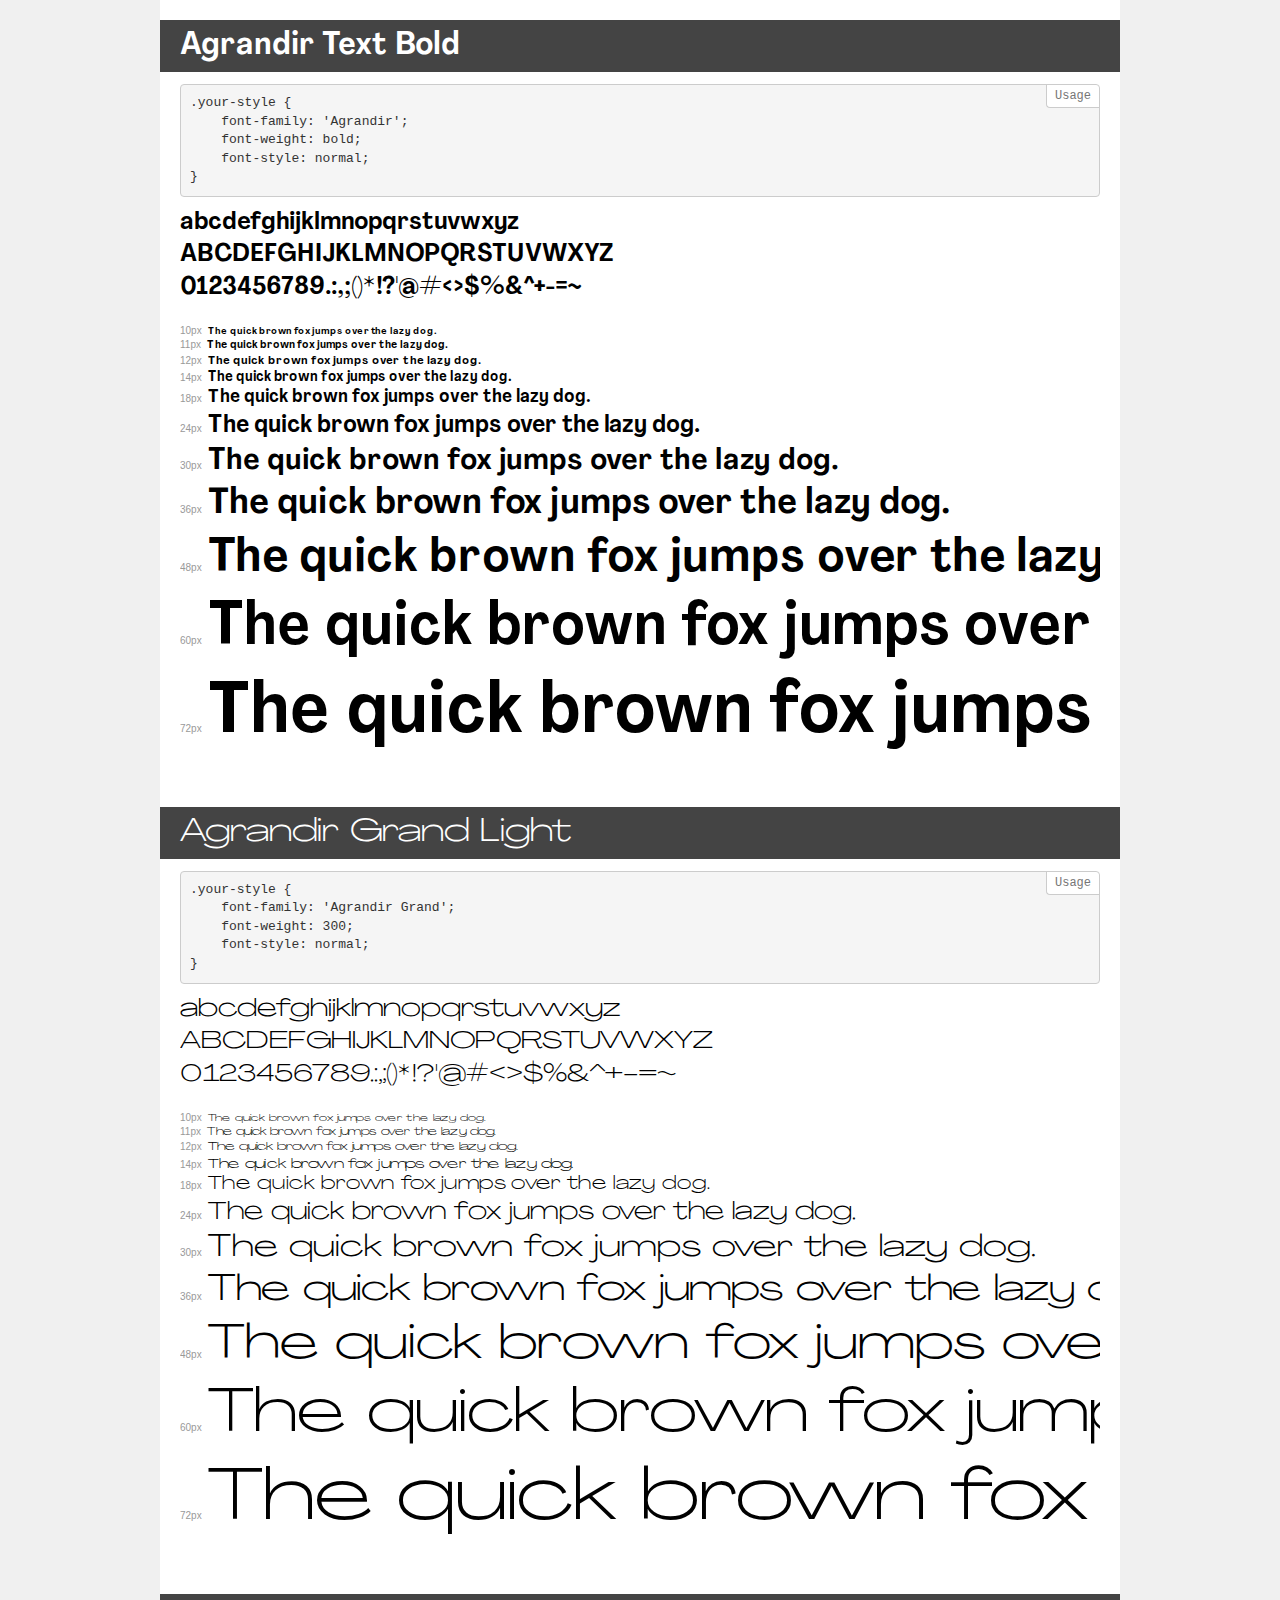
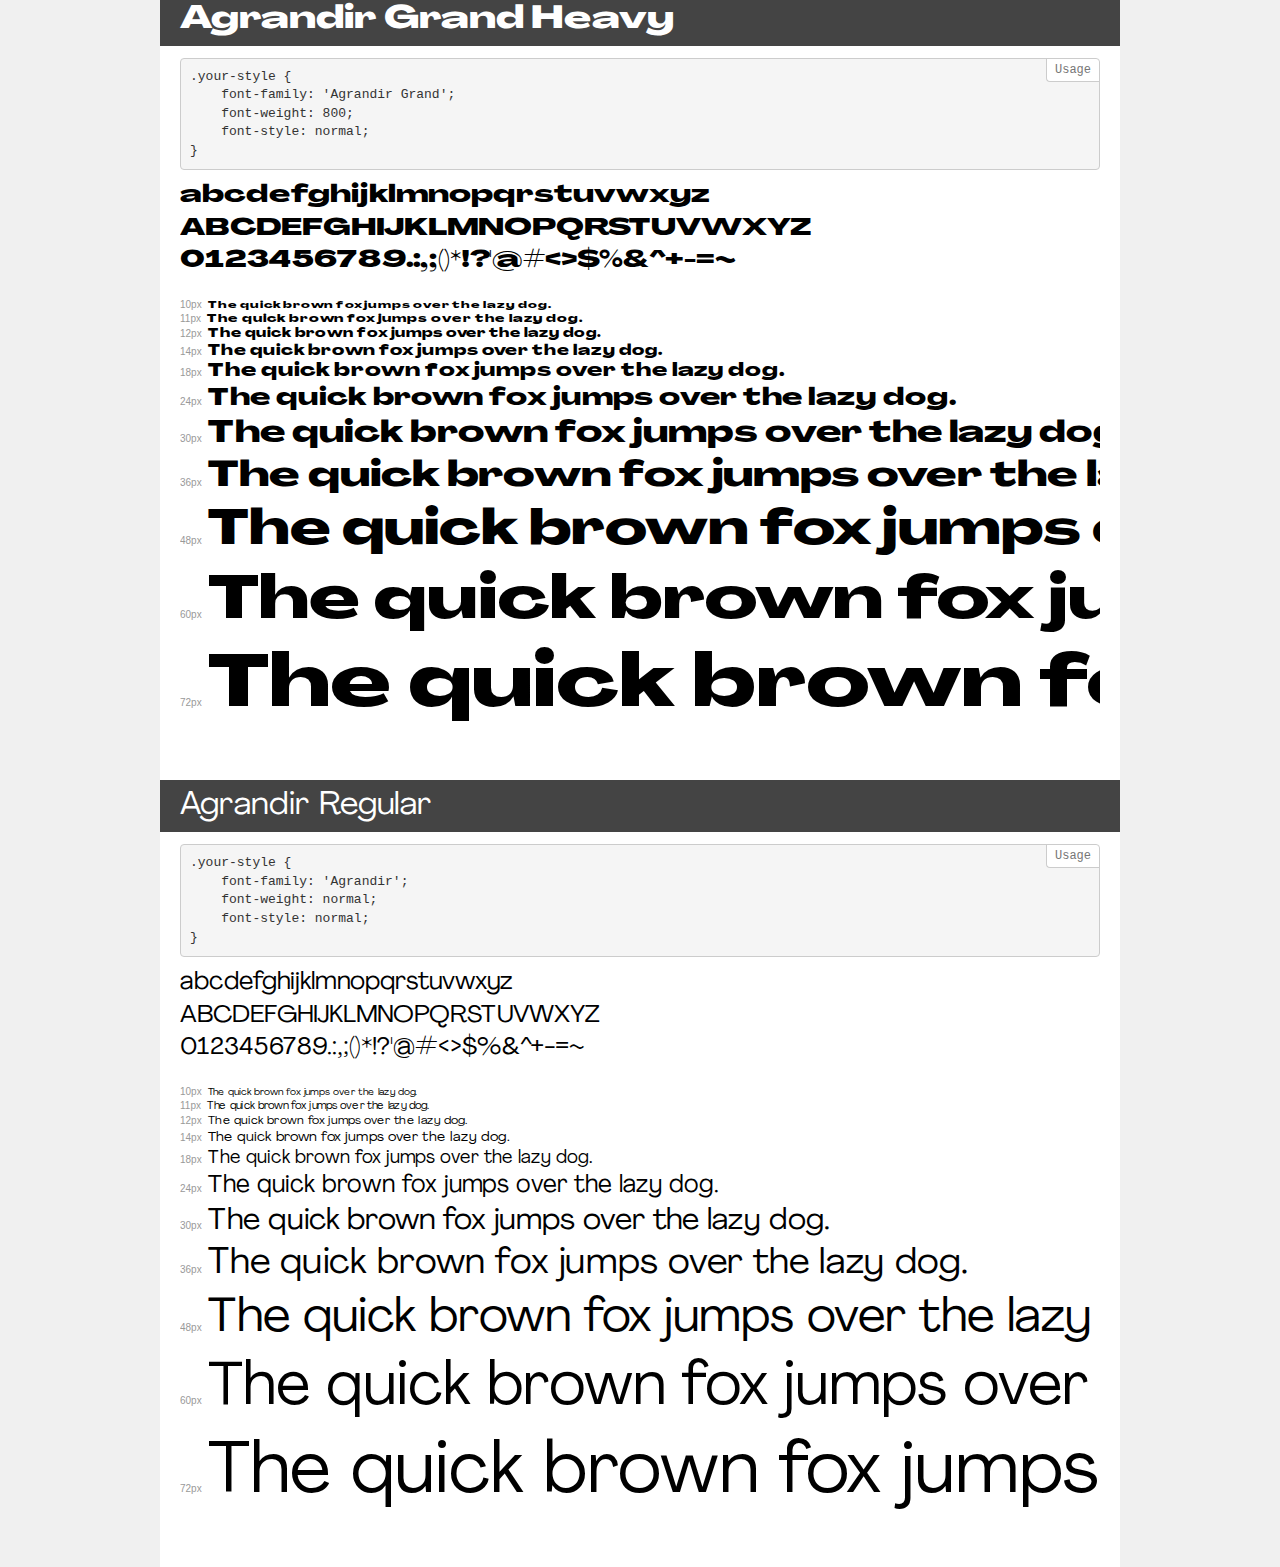
<file: fonts/demo.html>
<!DOCTYPE html>
<html lang="en">
<head>
    <meta charset="utf-8">
    <meta http-equiv="X-UA-Compatible" content="IE=edge">
    <meta name="viewport" content="width=device-width, initial-scale=1">
    <meta name="robots" content="noindex, noarchive">
    <meta name="format-detection" content="telephone=no">
    <title>Transfonter demo</title>
    <link href="stylesheet.css" rel="stylesheet">
    <style>
        /*
        http://meyerweb.com/eric/tools/css/reset/
        v2.0 | 20110126
        License: none (public domain)
        */
        html, body, div, span, applet, object, iframe,
        h1, h2, h3, h4, h5, h6, p, blockquote, pre,
        a, abbr, acronym, address, big, cite, code,
        del, dfn, em, img, ins, kbd, q, s, samp,
        small, strike, strong, sub, sup, tt, var,
        b, u, i, center,
        dl, dt, dd, ol, ul, li,
        fieldset, form, label, legend,
        table, caption, tbody, tfoot, thead, tr, th, td,
        article, aside, canvas, details, embed,
        figure, figcaption, footer, header, hgroup,
        menu, nav, output, ruby, section, summary,
        time, mark, audio, video {
            margin: 0;
            padding: 0;
            border: 0;
            font-size: 100%;
            font: inherit;
            vertical-align: baseline;
        }
        /* HTML5 display-role reset for older browsers */
        article, aside, details, figcaption, figure,
        footer, header, hgroup, menu, nav, section {
            display: block;
        }
        body {
            line-height: 1;
        }
        ol, ul {
            list-style: none;
        }
        blockquote, q {
            quotes: none;
        }
        blockquote:before, blockquote:after,
        q:before, q:after {
            content: '';
            content: none;
        }
        table {
            border-collapse: collapse;
            border-spacing: 0;
        }
        /* demo styles */
        body {
            background: #f0f0f0;
            color: #000;
        }
        .page {
            background: #fff;
            width: 920px;
            margin: 0 auto;
            padding: 20px 20px 0 20px;
            overflow: hidden;
        }
        .font-container {
            overflow-x: auto;
            overflow-y: hidden;
            margin-bottom: 40px;
            line-height: 1.3;
            white-space: nowrap;
            padding-bottom: 5px;
        }
        h1 {
            position: relative;
            background: #444;
            font-size: 32px;
            color: #fff;
            padding: 10px 20px;
            margin: 0 -20px 12px -20px;
        }
        .letters {
            font-size: 25px;
            margin-bottom: 20px;
        }
        .s10:before {
            content: '10px';
        }
        .s11:before {
            content: '11px';
        }
        .s12:before {
            content: '12px';
        }
        .s14:before {
            content: '14px';
        }
        .s18:before {
            content: '18px';
        }
        .s24:before {
            content: '24px';
        }
        .s30:before {
            content: '30px';
        }
        .s36:before {
            content: '36px';
        }
        .s48:before {
            content: '48px';
        }
        .s60:before {
            content: '60px';
        }
        .s72:before {
            content: '72px';
        }
        .s10:before, .s11:before, .s12:before, .s14:before,
        .s18:before, .s24:before, .s30:before, .s36:before,
        .s48:before, .s60:before, .s72:before {
            font-family: Arial, sans-serif;
            font-size: 10px;
            font-weight: normal;
            font-style: normal;
            color: #999;
            padding-right: 6px;
        }
        pre {
            display: block;
            position: relative;
            padding: 9px;
            margin: 0 0 10px;
            font-family: Monaco, Menlo, Consolas, "Courier New", monospace;
            font-size: 13px;
            line-height: 1.428571429;
            color: #333;
            font-weight: normal;
            font-style: normal;
            background-color: #f5f5f5;
            border: 1px solid #ccc;
            overflow-x: auto;
            border-radius: 4px;
        }
        pre:after {
            display: block;
            position: absolute;
            right: 0;
            top: 0;
            content: 'Usage';
            line-height: 1;
            padding: 5px 8px;
            font-size: 12px;
            color: #767676;
            background-color: #fff;
            border: 1px solid #ccc;
            border-right: none;
            border-top: none;
            border-radius: 0 4px 0 4px;
            z-index: 10;
        }
        /* responsive */
        @media (max-width: 959px) {
            .page {
                width: auto;
                margin: 0;
            }
        }
    </style>
</head>
<body>
<div class="page">
    <div class="demo">
        <h1 style="font-family: 'Agrandir'; font-weight: bold; font-style: normal;">Agrandir Text Bold</h1>
        <pre>.your-style {
    font-family: 'Agrandir';
    font-weight: bold;
    font-style: normal;
}</pre>
        <div class="font-container" style="font-family: 'Agrandir'; font-weight: bold; font-style: normal;">
            <p class="letters">
                abcdefghijklmnopqrstuvwxyz<br>
ABCDEFGHIJKLMNOPQRSTUVWXYZ<br>
                0123456789.:,;()*!?'@#<>$%&^+-=~
            </p>
            <p class="s10" style="font-size: 10px;">The quick brown fox jumps over the lazy dog.</p>
            <p class="s11" style="font-size: 11px;">The quick brown fox jumps over the lazy dog.</p>
            <p class="s12" style="font-size: 12px;">The quick brown fox jumps over the lazy dog.</p>
            <p class="s14" style="font-size: 14px;">The quick brown fox jumps over the lazy dog.</p>
            <p class="s18" style="font-size: 18px;">The quick brown fox jumps over the lazy dog.</p>
            <p class="s24" style="font-size: 24px;">The quick brown fox jumps over the lazy dog.</p>
            <p class="s30" style="font-size: 30px;">The quick brown fox jumps over the lazy dog.</p>
            <p class="s36" style="font-size: 36px;">The quick brown fox jumps over the lazy dog.</p>
            <p class="s48" style="font-size: 48px;">The quick brown fox jumps over the lazy dog.</p>
            <p class="s60" style="font-size: 60px;">The quick brown fox jumps over the lazy dog.</p>
            <p class="s72" style="font-size: 72px;">The quick brown fox jumps over the lazy dog.</p>
        </div>
    </div>
    <div class="demo">
        <h1 style="font-family: 'Agrandir Grand'; font-weight: 300; font-style: normal;">Agrandir Grand Light</h1>
        <pre>.your-style {
    font-family: 'Agrandir Grand';
    font-weight: 300;
    font-style: normal;
}</pre>
        <div class="font-container" style="font-family: 'Agrandir Grand'; font-weight: 300; font-style: normal;">
            <p class="letters">
                abcdefghijklmnopqrstuvwxyz<br>
ABCDEFGHIJKLMNOPQRSTUVWXYZ<br>
                0123456789.:,;()*!?'@#<>$%&^+-=~
            </p>
            <p class="s10" style="font-size: 10px;">The quick brown fox jumps over the lazy dog.</p>
            <p class="s11" style="font-size: 11px;">The quick brown fox jumps over the lazy dog.</p>
            <p class="s12" style="font-size: 12px;">The quick brown fox jumps over the lazy dog.</p>
            <p class="s14" style="font-size: 14px;">The quick brown fox jumps over the lazy dog.</p>
            <p class="s18" style="font-size: 18px;">The quick brown fox jumps over the lazy dog.</p>
            <p class="s24" style="font-size: 24px;">The quick brown fox jumps over the lazy dog.</p>
            <p class="s30" style="font-size: 30px;">The quick brown fox jumps over the lazy dog.</p>
            <p class="s36" style="font-size: 36px;">The quick brown fox jumps over the lazy dog.</p>
            <p class="s48" style="font-size: 48px;">The quick brown fox jumps over the lazy dog.</p>
            <p class="s60" style="font-size: 60px;">The quick brown fox jumps over the lazy dog.</p>
            <p class="s72" style="font-size: 72px;">The quick brown fox jumps over the lazy dog.</p>
        </div>
    </div>
    <div class="demo">
        <h1 style="font-family: 'Agrandir Grand'; font-weight: 800; font-style: normal;">Agrandir Grand Heavy</h1>
        <pre>.your-style {
    font-family: 'Agrandir Grand';
    font-weight: 800;
    font-style: normal;
}</pre>
        <div class="font-container" style="font-family: 'Agrandir Grand'; font-weight: 800; font-style: normal;">
            <p class="letters">
                abcdefghijklmnopqrstuvwxyz<br>
ABCDEFGHIJKLMNOPQRSTUVWXYZ<br>
                0123456789.:,;()*!?'@#<>$%&^+-=~
            </p>
            <p class="s10" style="font-size: 10px;">The quick brown fox jumps over the lazy dog.</p>
            <p class="s11" style="font-size: 11px;">The quick brown fox jumps over the lazy dog.</p>
            <p class="s12" style="font-size: 12px;">The quick brown fox jumps over the lazy dog.</p>
            <p class="s14" style="font-size: 14px;">The quick brown fox jumps over the lazy dog.</p>
            <p class="s18" style="font-size: 18px;">The quick brown fox jumps over the lazy dog.</p>
            <p class="s24" style="font-size: 24px;">The quick brown fox jumps over the lazy dog.</p>
            <p class="s30" style="font-size: 30px;">The quick brown fox jumps over the lazy dog.</p>
            <p class="s36" style="font-size: 36px;">The quick brown fox jumps over the lazy dog.</p>
            <p class="s48" style="font-size: 48px;">The quick brown fox jumps over the lazy dog.</p>
            <p class="s60" style="font-size: 60px;">The quick brown fox jumps over the lazy dog.</p>
            <p class="s72" style="font-size: 72px;">The quick brown fox jumps over the lazy dog.</p>
        </div>
    </div>
    <div class="demo">
        <h1 style="font-family: 'Agrandir'; font-weight: normal; font-style: normal;">Agrandir Regular</h1>
        <pre>.your-style {
    font-family: 'Agrandir';
    font-weight: normal;
    font-style: normal;
}</pre>
        <div class="font-container" style="font-family: 'Agrandir'; font-weight: normal; font-style: normal;">
            <p class="letters">
                abcdefghijklmnopqrstuvwxyz<br>
ABCDEFGHIJKLMNOPQRSTUVWXYZ<br>
                0123456789.:,;()*!?'@#<>$%&^+-=~
            </p>
            <p class="s10" style="font-size: 10px;">The quick brown fox jumps over the lazy dog.</p>
            <p class="s11" style="font-size: 11px;">The quick brown fox jumps over the lazy dog.</p>
            <p class="s12" style="font-size: 12px;">The quick brown fox jumps over the lazy dog.</p>
            <p class="s14" style="font-size: 14px;">The quick brown fox jumps over the lazy dog.</p>
            <p class="s18" style="font-size: 18px;">The quick brown fox jumps over the lazy dog.</p>
            <p class="s24" style="font-size: 24px;">The quick brown fox jumps over the lazy dog.</p>
            <p class="s30" style="font-size: 30px;">The quick brown fox jumps over the lazy dog.</p>
            <p class="s36" style="font-size: 36px;">The quick brown fox jumps over the lazy dog.</p>
            <p class="s48" style="font-size: 48px;">The quick brown fox jumps over the lazy dog.</p>
            <p class="s60" style="font-size: 60px;">The quick brown fox jumps over the lazy dog.</p>
            <p class="s72" style="font-size: 72px;">The quick brown fox jumps over the lazy dog.</p>
        </div>
    </div>
</div>
</body>
</html>
</file>
<file: fonts/stylesheet.css>
@font-face {
    font-family: 'Agrandir';
    src: url('Agrandir-TextBold.eot');
    src: url('Agrandir-TextBold.eot?#iefix') format('embedded-opentype'),
        url('Agrandir-TextBold.woff2') format('woff2'),
        url('Agrandir-TextBold.woff') format('woff'),
        url('Agrandir-TextBold.ttf') format('truetype'),
        url('Agrandir-TextBold.svg#Agrandir-TextBold') format('svg');
    font-weight: bold;
    font-style: normal;
}

@font-face {
    font-family: 'Agrandir Grand';
    src: url('Agrandir-GrandLight.eot');
    src: url('Agrandir-GrandLight.eot?#iefix') format('embedded-opentype'),
        url('Agrandir-GrandLight.woff2') format('woff2'),
        url('Agrandir-GrandLight.woff') format('woff'),
        url('Agrandir-GrandLight.ttf') format('truetype'),
        url('Agrandir-GrandLight.svg#Agrandir-GrandLight') format('svg');
    font-weight: 300;
    font-style: normal;
}

@font-face {
    font-family: 'Agrandir Grand';
    src: url('Agrandir-GrandHeavy.eot');
    src: url('Agrandir-GrandHeavy.eot?#iefix') format('embedded-opentype'),
        url('Agrandir-GrandHeavy.woff2') format('woff2'),
        url('Agrandir-GrandHeavy.woff') format('woff'),
        url('Agrandir-GrandHeavy.ttf') format('truetype'),
        url('Agrandir-GrandHeavy.svg#Agrandir-GrandHeavy') format('svg');
    font-weight: 800;
    font-style: normal;
}

@font-face {
    font-family: 'Agrandir';
    src: url('Agrandir-Regular.eot');
    src: url('Agrandir-Regular.eot?#iefix') format('embedded-opentype'),
        url('Agrandir-Regular.woff2') format('woff2'),
        url('Agrandir-Regular.woff') format('woff'),
        url('Agrandir-Regular.ttf') format('truetype'),
        url('Agrandir-Regular.svg#Agrandir-Regular') format('svg');
    font-weight: normal;
    font-style: normal;
}
</file>
